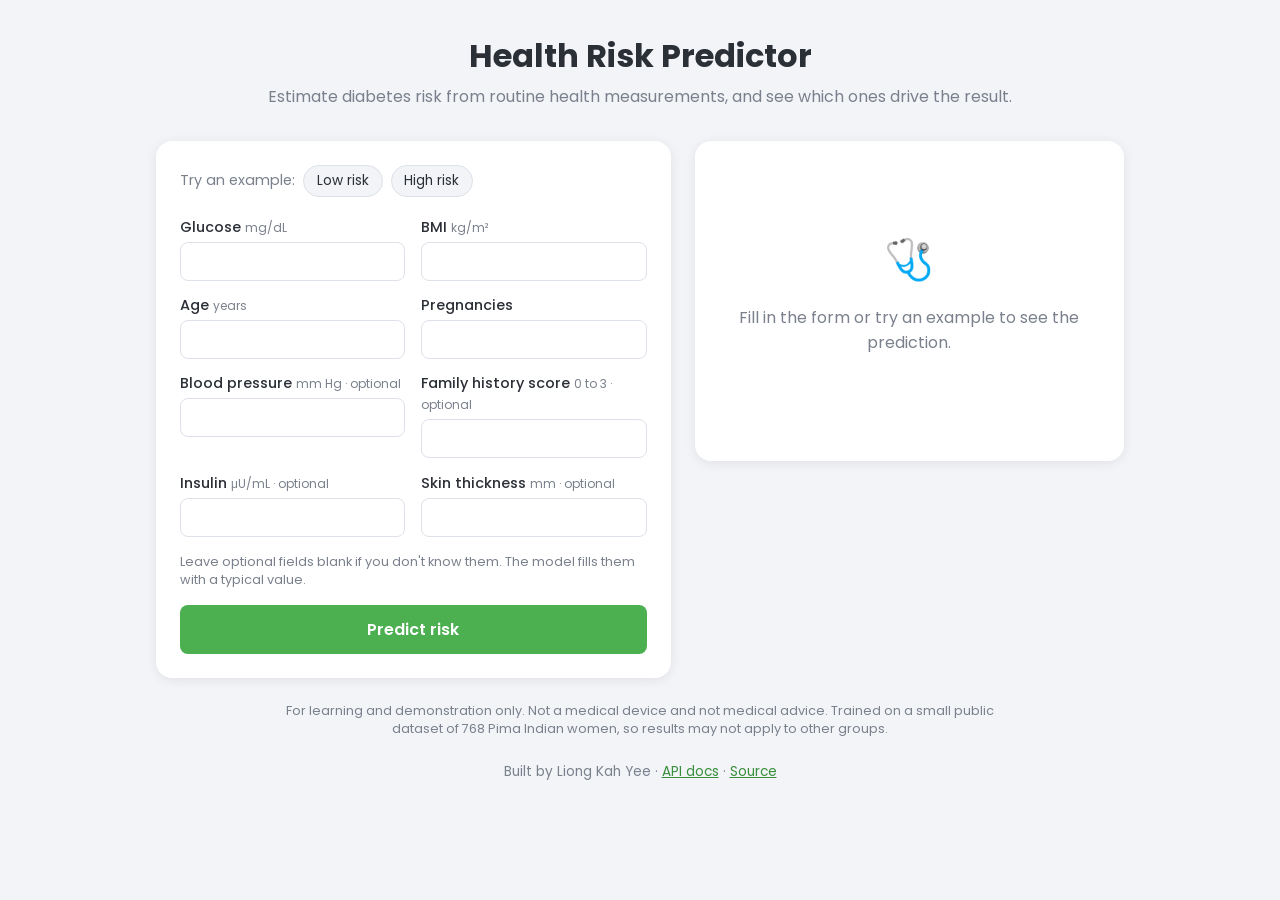
<file: frontend/index.html>
<!DOCTYPE html>
<html lang="en">
<head>
  <meta charset="UTF-8" />
  <meta name="viewport" content="width=device-width, initial-scale=1.0" />
  <title>Health Risk Predictor</title>
  <link rel="preconnect" href="https://fonts.googleapis.com" />
  <link href="https://fonts.googleapis.com/css2?family=Poppins:wght@300;400;500;600;700&display=swap" rel="stylesheet" />
  <link rel="stylesheet" href="style.css" />
</head>

<body>
  <div class="container">
    <header>
      <h1>Health Risk Predictor</h1>
      <p>Estimate diabetes risk from routine health measurements, and see which ones drive the result.</p>
    </header>

    <main class="main-grid">
      <form id="riskForm" class="card" novalidate>
        <div class="examples">
          <span>Try an example:</span>
          <button type="button" class="chip" data-example="low">Low risk</button>
          <button type="button" class="chip" data-example="high">High risk</button>
        </div>

        <div class="fields">
          <label>Glucose <small>mg/dL</small>
            <input type="number" name="Glucose" min="40" max="400" required />
          </label>
          <label>BMI <small>kg/m²</small>
            <input type="number" name="BMI" step="0.1" min="10" max="80" required />
          </label>
          <label>Age <small>years</small>
            <input type="number" name="Age" min="18" max="120" required />
          </label>
          <label>Pregnancies
            <input type="number" name="Pregnancies" min="0" max="20" required />
          </label>
          <label>Blood pressure <small>mm Hg · optional</small>
            <input type="number" name="BloodPressure" min="20" max="200" />
          </label>
          <label>Family history score <small>0 to 3 · optional</small>
            <input type="number" name="DiabetesPedigreeFunction" step="0.01" min="0" max="3" />
          </label>
          <label>Insulin <small>μU/mL · optional</small>
            <input type="number" name="Insulin" min="1" max="1000" />
          </label>
          <label>Skin thickness <small>mm · optional</small>
            <input type="number" name="SkinThickness" min="1" max="100" />
          </label>
        </div>

        <p class="hint">Leave optional fields blank if you don't know them. The model fills them with a typical value.</p>
        <button type="submit" id="submitBtn">Predict risk</button>
      </form>

      <section id="result" class="card result-card" aria-live="polite">
        <div id="placeholder" class="placeholder">
          <div class="placeholder-icon">🩺</div>
          <p>Fill in the form or try an example to see the prediction.</p>
        </div>

        <div id="output" hidden>
          <div class="risk-status">
            <span class="circle" id="riskCircle"></span>
            <span id="riskText"></span>
          </div>

          <div class="meter" aria-hidden="true">
            <div class="meter-bands">
              <span class="band low"></span><span class="band moderate"></span><span class="band high"></span>
            </div>
            <div class="meter-marker" id="meterMarker"></div>
          </div>
          <div class="meter-labels"><span>0%</span><span>30%</span><span>60%</span><span>100%</span></div>

          <p id="probabilityText" class="probability"></p>

          <h3>What drove this result</h3>
          <ul id="factors" class="factors"></ul>
        </div>

        <p id="error" class="error" hidden></p>
      </section>
    </main>

    <p class="disclaimer">
      For learning and demonstration only. Not a medical device and not medical advice.
      Trained on a small public dataset of 768 Pima Indian women, so results may not apply to other groups.
    </p>

    <footer>
      <p>Built by Liong Kah Yee · <a href="/docs">API docs</a> · <a href="https://github.com/kahyeeliong/health-risk-predictor">Source</a></p>
    </footer>
  </div>

  <script src="script.js"></script>
</body>
</html>
</file>
<file: frontend/style.css>
:root {
  --bg: #f2f4f8;
  --card: #ffffff;
  --text: #2b2f36;
  --muted: #7a808c;
  --border: #dde1e8;
  --green: #4caf50;
  --green-dark: #388e3c;
  --amber: #ffa500;
  --red: #f44336;
}

* { box-sizing: border-box; }

body {
  margin: 0;
  font-family: 'Poppins', sans-serif;
  background-color: var(--bg);
  color: var(--text);
}

.container {
  max-width: 1000px;
  margin: auto;
  padding: 2rem 1rem;
}

header {
  text-align: center;
  margin-bottom: 2rem;
}

header h1 { margin: 0 0 0.25rem; }
header p { margin: 0; color: var(--muted); }

.main-grid {
  display: grid;
  grid-template-columns: 1.2fr 1fr;
  gap: 1.5rem;
  align-items: start;
}

.card {
  background-color: var(--card);
  padding: 1.5rem;
  border-radius: 16px;
  box-shadow: 0 2px 12px rgba(0, 0, 0, 0.08);
}

/* Form */
.examples {
  display: flex;
  align-items: center;
  gap: 0.5rem;
  flex-wrap: wrap;
  font-size: 0.9rem;
  color: var(--muted);
  margin-bottom: 1.25rem;
}

.chip {
  font: inherit;
  font-size: 0.85rem;
  padding: 0.3rem 0.8rem;
  border-radius: 999px;
  border: 1px solid var(--border);
  background: var(--bg);
  color: var(--text);
  cursor: pointer;
  margin: 0;
}

.chip:hover { border-color: var(--green); }

.fields {
  display: grid;
  grid-template-columns: 1fr 1fr;
  gap: 0.9rem 1rem;
}

.fields label {
  display: block;
  font-size: 0.9rem;
  font-weight: 500;
}

.fields small {
  font-weight: 400;
  color: var(--muted);
  font-size: 0.75rem;
}

.fields input {
  width: 100%;
  font: inherit;
  padding: 0.5rem;
  border: 1px solid var(--border);
  border-radius: 8px;
  margin-top: 0.25rem;
}

.fields input:focus {
  outline: none;
  border-color: var(--green);
  box-shadow: 0 0 0 3px rgba(76, 175, 80, 0.15);
}

.hint {
  font-size: 0.8rem;
  color: var(--muted);
  margin: 1rem 0 0;
}

#submitBtn {
  width: 100%;
  font: inherit;
  background-color: var(--green);
  color: white;
  padding: 0.75rem 1.5rem;
  border: none;
  border-radius: 8px;
  font-weight: 600;
  cursor: pointer;
  margin-top: 1rem;
  transition: background 0.2s ease;
}

#submitBtn:hover { background-color: var(--green-dark); }
#submitBtn:disabled { opacity: 0.7; cursor: wait; }

/* Result */
.result-card { min-height: 320px; }

.placeholder {
  text-align: center;
  color: var(--muted);
  padding-top: 4rem;
}

.placeholder-icon { font-size: 2.5rem; }

.risk-status {
  display: flex;
  align-items: center;
  gap: 10px;
  font-weight: 600;
  font-size: 1.4rem;
}

.circle {
  width: 18px;
  height: 18px;
  border-radius: 50%;
  display: inline-block;
}

.circle.low { background-color: var(--green); }
.circle.moderate { background-color: var(--amber); }
.circle.high { background-color: var(--red); }

.meter {
  position: relative;
  margin-top: 1.25rem;
}

.meter-bands {
  display: flex;
  height: 10px;
  border-radius: 999px;
  overflow: hidden;
}

.band.low { flex: 30; background: var(--green); opacity: 0.35; }
.band.moderate { flex: 30; background: var(--amber); opacity: 0.35; }
.band.high { flex: 40; background: var(--red); opacity: 0.35; }

.meter-marker {
  position: absolute;
  top: -4px;
  width: 4px;
  height: 18px;
  margin-left: -2px;
  background: var(--text);
  border-radius: 2px;
  transition: left 0.4s ease;
}

/* Labels sit under the band boundaries at 0, 30, 60 and 100% */
.meter-labels {
  position: relative;
  height: 1.2rem;
  font-size: 0.7rem;
  color: var(--muted);
  margin-top: 0.3rem;
}

.meter-labels span { position: absolute; transform: translateX(-50%); }
.meter-labels span:nth-child(1) { left: 0; transform: none; }
.meter-labels span:nth-child(2) { left: 30%; }
.meter-labels span:nth-child(3) { left: 60%; }
.meter-labels span:nth-child(4) { right: 0; transform: none; }

.probability {
  margin: 0.75rem 0 0;
  font-size: 0.95rem;
}

.result-card h3 {
  font-size: 0.95rem;
  margin: 1.5rem 0 0.75rem;
}

.factors {
  list-style: none;
  padding: 0;
  margin: 0;
  display: grid;
  gap: 0.75rem;
}

.factor-text {
  display: flex;
  justify-content: space-between;
  font-size: 0.85rem;
}

.factor-name small { color: var(--muted); margin-left: 0.25rem; }
.factor-effect { color: var(--muted); }
.factors li.raises .factor-effect { color: var(--red); }
.factors li.lowers .factor-effect { color: var(--green-dark); }

.factor-bar {
  height: 6px;
  background: var(--bg);
  border-radius: 999px;
  margin-top: 0.3rem;
  overflow: hidden;
}

.factor-bar span { display: block; height: 100%; border-radius: 999px; }
.factors li.raises .factor-bar span { background: var(--red); }
.factors li.lowers .factor-bar span { background: var(--green); }

.error { color: var(--red); }

.disclaimer {
  margin: 1.5rem auto 0;
  max-width: 720px;
  text-align: center;
  font-size: 0.8rem;
  color: var(--muted);
}

footer {
  text-align: center;
  margin-top: 1.5rem;
  font-size: 0.85rem;
  color: var(--muted);
}

footer a { color: var(--green-dark); }

@media (max-width: 768px) {
  .main-grid { grid-template-columns: 1fr; }
  .fields { grid-template-columns: 1fr; }
}
</file>
